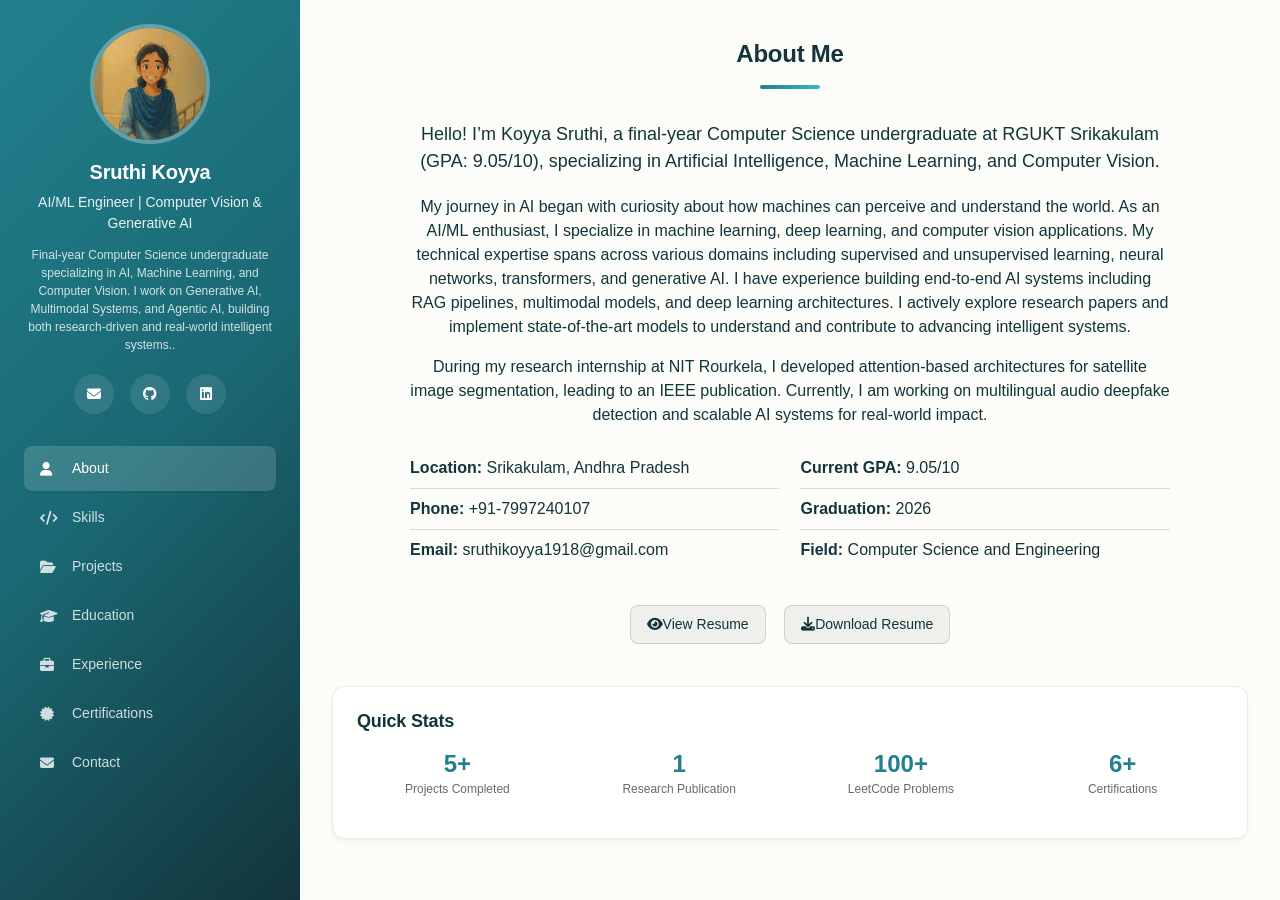
<file: index.html>
<!DOCTYPE html>
<html lang="en">
<head>
    <meta charset="UTF-8">
    <meta name="viewport" content="width=device-width, initial-scale=1.0">
    <title>Koyya Sruthi - AI/ML Engineer</title>
    <link href="https://cdnjs.cloudflare.com/ajax/libs/bootstrap/5.3.0/css/bootstrap.min.css" rel="stylesheet">
    <link href="https://cdnjs.cloudflare.com/ajax/libs/font-awesome/6.4.0/css/all.min.css" rel="stylesheet">
    <link rel="stylesheet" href="style.css">
</head>
<body>
    <button class="mobile-nav-toggle" aria-label="Toggle Navigation">
      <i class="fas fa-bars"></i>
    </button>

    <!-- Sidebar Navigation -->
    <div class="sidebar">
        <div class="profile-section">
            <div class="profile-image">
                <img src="sruthi4.jpeg" alt="Koyya Sruthi" class="profile-img">
            </div>
             <h3 class="profile-name">Sruthi Koyya</h3>
            <p class="profile-title">AI/ML Engineer | Computer Vision & Generative AI</p>
            <p class="profile-tagline">Final-year Computer Science undergraduate specializing in AI, Machine Learning, and Computer Vision. I work on Generative AI, Multimodal Systems, and Agentic AI, building both research-driven and real-world intelligent systems..</p>
            <div class="social-links">
                <a href="mailto:sruthikoyya1918@gmail.com" target="_blank" title="Email">
                    <i class="fas fa-envelope"></i>
                </a>
                <a href="https://github.com/sruthikoyya" target="_blank" title="GitHub">
                    <i class="fab fa-github"></i>
                </a>
                <a href="https://www.linkedin.com/in/sruthi-koyya-a33371280" target="_blank" title="LinkedIn">
                    <i class="fab fa-linkedin"></i>
                </a>
            </div>
        </div>
        
        <nav class="nav-menu">
            <ul>
                <li><a href="#about" class="nav-link active" data-section="about">
                    <i class="fas fa-user"></i> About
                </a></li>
                <li><a href="#skills" class="nav-link" data-section="skills">
                    <i class="fas fa-code"></i> Skills
                </a></li>
                <li><a href="#projects" class="nav-link" data-section="projects">
                    <i class="fas fa-folder-open"></i> Projects
                </a></li>
                <li><a href="#education" class="nav-link" data-section="education">
                    <i class="fas fa-graduation-cap"></i> Education
                </a></li>
                <li><a href="#experience" class="nav-link" data-section="experience">
                    <i class="fas fa-briefcase"></i> Experience
                </a></li>
                <li><a href="#certifications" class="nav-link" data-section="certifications">
                    <i class="fas fa-certificate"></i> Certifications
                </a></li>
                <li><a href="#contact" class="nav-link" data-section="contact">
                    <i class="fas fa-envelope"></i> Contact
                </a></li>
            </ul>
        </nav>
    </div>

    <!-- Main Content -->
    <div class="main-content">
        <!-- About Section -->
<section id="about" class="content-section active">
    <div class="section-header text-center">
        <h2>About Me</h2>
        <div class="divider"></div>
    </div>
    <div class="row justify-content-center">
        <div class="col-md-10 text-center">
            <div class="about-content">
                <p class="lead">Hello! I’m Koyya Sruthi, a final-year Computer Science undergraduate at RGUKT Srikakulam (GPA: 9.05/10), specializing in Artificial Intelligence, Machine Learning, and Computer Vision.</p>
                        
                        <p>My journey in AI began with curiosity about how machines can perceive and understand the world. As an AI/ML enthusiast, I specialize in machine learning, deep learning, and computer vision applications. My technical expertise spans across various domains including supervised and unsupervised learning, neural networks, transformers, and generative AI. I have experience building end-to-end AI systems including RAG pipelines, multimodal models, and deep learning architectures. I actively explore research papers and implement state-of-the-art models to understand and contribute to advancing intelligent systems.</p>
                        
                        <p>During my research internship at NIT Rourkela, I developed attention-based architectures for satellite image segmentation, leading to an IEEE publication. Currently, I am working on multilingual audio deepfake detection and scalable AI systems for real-world impact.</p>
                <div class="row mt-4">
                    <div class="col-md-6">
                        <ul class="info-list text-start">
                            <li><strong>Location:</strong> Srikakulam, Andhra Pradesh</li>
                            <li><strong>Phone:</strong> +91-7997240107</li>
                            <li><strong>Email:</strong> sruthikoyya1918@gmail.com</li>
                        </ul>
                    </div>
                    <div class="col-md-6">
                        <ul class="info-list text-start">
                            <li><strong>Current GPA:</strong> 9.05/10</li>
                            <li><strong>Graduation:</strong> 2026</li>
                            <li><strong>Field:</strong> Computer Science and Engineering</li>
                        </ul>
                    </div>
                </div>

                <!-- Resume Buttons -->
                <div class="resume-buttons mt-4">
                    <a href="https://drive.google.com/file/d/1ZoFB5hf_DdflSS2yL1yI-iFeuxNHYUi1/view?usp=sharing" target="_blank" class="btn btn--secondary mx-2">
                        <i class="fas fa-eye"></i> View Resume
                    </a>
                    <a href="https://drive.google.com/file/d/1ZoFB5hf_DdflSS2yL1yI-iFeuxNHYUi1/view?usp=sharing" download class="btn btn--secondary mx-2">
                        <i class="fas fa-download"></i> Download Resume
                    </a>
                </div>
            </div>
        </div>
    </div>

               <!-- Quick Stats Section -->
<div class="row mt-5">
    <div class="col-md-12">
        <div class="stats-card">
            <h4>Quick Stats</h4>
            <div class="row">
                <div class="col-md-3 col-sm-6">
                    <div class="stat-item">
                        <div class="stat-number">5+</div>
                        <div class="stat-label">Projects Completed</div>
                    </div>
                </div>
                <div class="col-md-3 col-sm-6">
                    <div class="stat-item">
                        <div class="stat-number">1</div>
                        <div class="stat-label">Research Publication</div>
                    </div>
                </div>
                <div class="col-md-3 col-sm-6">
                    <div class="stat-item">
                        <div class="stat-number">100+</div>
                        <div class="stat-label">LeetCode Problems</div>
                    </div>
                </div>
                <div class="col-md-3 col-sm-6">
                    <div class="stat-item">
                        <div class="stat-number">6+</div>
                        <div class="stat-label">Certifications</div>
                    </div>
                </div>
            </div>
        </div>
    </div>
</div>

        </section>

        <!-- Skills Section -->
        <section id="skills" class="content-section">
            <div class="section-header">
                <h2>Skills & Technologies</h2>
                <div class="divider"></div>
            </div>
            <div class="skills-grid">
                <div class="skill-category">
                    <h4><i class="fas fa-code"></i> Programming</h4>
                    <div class="skill-items">
                        <span class="skill-tag">Python</span>
                        <span class="skill-tag">C Programming</span>
                        <span class="skill-tag">Data Structures & Algorithms</span>
                        <span class="skill-tag">LeetCode 100+ Problems</span>
                    </div>
                </div>
                
                <div class="skill-category">
                    <h4><i class="fas fa-brain"></i>AI/ML</h4>
                    <div class="skill-items">
                        <span class="skill-tag">Machine Learning</span>
                        <span class="skill-tag">Deep Learning</span>
                        <span class="skill-tag">Self supervised Learning</span>
                         <span class="skill-tag">Computer vision</span>
                        
                        
                    </div>
                </div>
                
                <div class="skill-category">
                    <h4><i class="fas fa-network-wired"></i> Generative AI</h4>
                    <div class="skill-items">
                        <span class="skill-tag">LLM</span>
                        <span class="skill-tag">Vision Language Models</span>
                        <span class="skill-tag">Multimodal system</span>
                        <span class="skill-tag">Fine Tuning</span>
                    </div>
                </div>
                
                <div class="skill-category">
                    <h4><i class="fas fa-eye"></i> LLM & Agents</h4>
                    <div class="skill-items">
                         <span class="skill-tag">Transformers</span>
                         <span class="skill-tag">RAG</span>
                         <span class="skill-tag">Agentic system</span>
                         <span class="skill-tag">Prompt Engineering</span>
                    </div>
                </div>
                
                <div class="skill-category">
                    <h4><i class="fas fa-language"></i>Audio AI</h4>
                    <div class="skill-items">
                        <span class="skill-tag">Speech Processing</span>
                        <span class="skill-tag">Audio Deepfake Detection</span>
                    </div>
                </div>

                <div class="skill-category">
                    <h4><i class="fas fa-language"></i> Research</h4>
                    <div class="skill-items">
                        <span class="skill-tag">Literature Review</span>
                        <span class="skill-tag">Paper Analysis</span>
                        <span class="skill-tag">Reproduction of SOTA Models  </span>
                        
                    </div>
                </div>

                
                <div class="skill-category">
                    <h4><i class="fas fa-tools"></i> Tools & Frameworks</h4>
                    <div class="skill-items">
                        <span class="skill-tag">PyTorch</span>
                        <span class="skill-tag">Keras</span>
                        <span class="skill-tag">Scikit-learn</span>
                        <span class="skill-tag">Pandas</span>
                        <span class="skill-tag">NumPy</span>
                        <span class="skill-tag">Matplotlib</span>
                        <span class="skill-tag">Git</span>
                         <span class="skill-tag">Langchain</span>
                        <span class="skill-tag">GitHub</span>
                         <span class="skill-tag">MLOPs</span>
                        <span class="skill-tag">Hugging Face</span>
                        <span class="skill-tag">HTML</span>
                        <span class="skill-tag">CSS</span>
                        <span class="skill-tag">JavaScript</span>
                        
                    </div>
                </div>
            </div>
        </section>

 <!-- Projects Section -->
<section id="projects" class="content-section">
    <div class="section-header">
        <h2>Projects</h2>
        <div class="divider"></div>
    </div>
    <div class="projects-grid">
        <div class="project-card">
            <div class="project-header">
                <h4>Vision Mate - Accessibility Assistant</h4>
                <span class="project-period">Aug 2024 – Sep 2024</span>
            </div>
            <div class="project-tech">
                <span class="tech-tag">DETR (Transformer)</span>
                <span class="tech-tag">OpenCV</span>
                <span class="tech-tag">Streamlit</span>
                <span class="tech-tag">KMeans</span>
            </div>
            <p class="project-description">Built an AI assistant that provides real-time spoken scene descriptions for visually impaired users. Used DETR for object detection and OpenCV for lighting and distance analysis.</p>
            <div class="project-links">
                <a href="https://github.com/sruthikoyya/Vision_Mate" class="btn btn-sm btn-outline-secondary" target="_blank"><i class="fab fa-github"></i> GitHub</a>
            </div>
        </div>
         <div class="project-card">
            <div class="project-header">
                <h4>Diabetic Retinopathy Detection using CNN</h4>
                <span class="project-period">Jan 2025 – Apr 2025</span>
            </div>
            <div class="project-tech">
                <span class="tech-tag">CNN</span>
                <span class="tech-tag">OpenCV</span>
                <span class="tech-tag">Deep Learning</span>
            </div>
            <p class="project-description">Developing a system for diabetic retinopathy detection using fundus imaging. Implementing image preprocessing, augmentation, and imbalance handling techniques.</p>
        </div>
        
               <div class="project-card">
            <div class="project-header">
                <h4>Attention-Driven U-Net for Water Body Segmentation</h4>
                <span class="project-period">May 2025 – July 2025</span>
            </div>
            <div class="project-tech">
                <span class="tech-tag">PyTorch</span>
                <span class="tech-tag">U-Net</span>
                <span class="tech-tag">Attention Mechanisms</span>
            </div>
            <p class="project-description">Enhanced U-Net architecture with Residual Blocks, Dual Attention Block (DAB) at skip connections, and Multi-Scale Fusion Block (MSFB). Achieved 81.29% IoU and 89.68% F1-score on Sentinel-2 satellite imagery.</p>
            <div class="project-links">
                <a href="https://github.com/sruthikoyya/Water-body-segmentation" class="btn btn-sm btn-outline-secondary" target="_blank"><i class="fab fa-github"></i> GitHub</a>
            </div>
        </div>
        
        <div class="project-card">
            <div class="project-header">
                <h4>LLMs,ChatGPT from Scratch</h4>
                <span class="project-period">July 2025 – Aug 2025</span>
            </div>
            <div class="project-tech">
                <span class="tech-tag">LLM's,GPT</span>
                <span class="tech-tag">Transformer,Attention mechanisms</span>
            </div>
            <p class="project-description">Implemented and explored a transformer-based language model from scratch, building the full pipeline and understanding key concepts like tokenization, attention, embeddings, and text generation.</p>
            <div class="project-links">
                <a href="https://github.com/sruthikoyya/LLM_small_GPT" class="btn btn-sm btn-outline-secondary" target="_blank"><i class="fab fa-github"></i> GitHub</a>
            </div>
        </div>
        <div class="project-card">
            <div class="project-header">
                <h4>Telugu Palm Leaf Image Binarization</h4>
                <span class="project-period">July 2025 – Aug 2025</span>
            </div>
            <div class="project-tech">
                <span class="tech-tag">ResUNetCSDA</span>
                <span class="tech-tag">Channel and Spatial Attention</span>
            </div>
            <p class="project-description">Telugu palm leaf manuscript binarization using ResUNetCSDA with Channel and Spatial Attention (CSDA) in skip connections. Achieved 97.74 F-measure.</p>
            
        </div>
        
        <div class="project-card">
            <div class="project-header">
                <h4>Palm Leaf Manuscript Segmentation using Self-Supervised Learning</h4>
                <span class="project-period">Aug 2025 – Currently Working</span>
            </div>
            <div class="project-tech">
                <span class="tech-tag">Self-Supervised Learning</span>
                <span class="tech-tag">Barlow Twins</span>
                <span class="tech-tag">PCA</span>
            </div>
            <p class="project-description">Extracting meaningful features from palm leaf manuscripts without labels using Barlow Twins method. Using PCA to visualize features and comparing results with SOTA models.</p>
            
        </div>

          <div class="project-card">
            <div class="project-header">
                <h4>RuralLegalAidBot – Multilingual Agentic RAG System</h4>
                <span class="project-period">Jan 2026 – Feb 2026</span>
            </div>
            <div class="project-tech">
                <span class="tech-tag">RAG</span>
                <span class="tech-tag">Agents</span>
                 <span class="tech-tag">gemini, open source models</span>
                 <span class="tech-tag">Embeddings,Database</span>
            </div>
            <p class="project-description">Designed a RuralLegalAidBot, an agentic RAG system that provides legal assistance in Telugu and English for rural users. Built a document retrieval pipeline using MiniLM embeddings, ChromaDB, MMR retrieval, and cross-encoder reranking for accurate responses. Integrated Gemini 2.0 Flash for native response generation, reducing latency by 50% compared to translation-based methods. Implemented voice interaction (Whisper STT, MMS-TTS) and intelligent agents for calculations and real-time government scheme search.</p>
            <div class="project-links">
                <a href="https://github.com/sruthikoyya/RuralLegalAidBot" class="btn btn-sm btn-outline-secondary" target="_blank"><i class="fab fa-github"></i> GitHub</a>
            </div>
        </div>
        
    </div>
</section>


        <!-- Education Section -->
        <section id="education" class="content-section">
            <div class="section-header">
                <h2>Education</h2>
                <div class="divider"></div>
            </div>
            <div class="timeline">
                <div class="timeline-item">
                    <div class="timeline-dot"></div>
                    <div class="timeline-content">
                        <h4>B.Tech in Computer Science and Engineering</h4>
                        <div class="timeline-meta">
                            <span class="timeline-period">2022-2026</span>
                            <span class="timeline-gpa">GPA: 9.22/10</span>
                        </div>
                        <p class="timeline-institution">Rajiv Gandhi University of Knowledge and Technologies, Srikakulam</p>
                        <p class="timeline-details">
    Currently in 4th Year, specializing in Computer Science and Engineering.  
    Learned core subjects such as Linear Algebra, Probability & Statistics, Data Structures and Algorithms (DSA), Computer Networks, Operating Systems, Database Management Systems (DBMS), and Software Engineering.  
    Gained strong programming skills in C, Python, and Web Technologies, with hands-on experience in problem-solving and project development.
</p>

                    </div>
                </div>
                
                <div class="timeline-item">
                    <div class="timeline-dot"></div>
                    <div class="timeline-content">
                        <h4>Pre-University Course (PUC)</h4>
                        <div class="timeline-meta">
                            <span class="timeline-period">2020-2022</span>
                            <span class="timeline-gpa">CGPA: 9.68/10</span>
                        </div>
                        <p class="timeline-institution">Rajiv Gandhi University of Knowledge and Technologies, Srikakulam</p>
                        <p class="timeline-details">
    Completed intermediate education with a focus on Mathematics and Science.  
    Acquired foundational knowledge in Python, HTML, CSS, and basic computer fundamentals, along with analytical and logical reasoning skills.  
    Strengthened problem-solving through mathematics and early programming exposure.
</p>

                    </div>
                </div>
                
                <div class="timeline-item">
                    <div class="timeline-dot"></div>
                    <div class="timeline-content">
                        <h4>Secondary School Education (10th Grade)</h4>
                        <div class="timeline-meta">
                            <span class="timeline-period">2020</span>
                            <span class="timeline-gpa">CGPA: 10/10</span>
                        </div>
                        <p class="timeline-institution">ZPHS, Dharmapuram</p>
                        <p class="timeline-details">
    Completed secondary education with perfect grades.  
    Built a strong base in core subjects and developed an interest in technology and computing, which motivated higher studies in Computer Science.
</p>

                    </div>
                </div>
            </div>
        </section>

        <!-- Experience Section -->
        <section id="experience" class="content-section">
            <div class="section-header">
                <h2>Experience & Research</h2>
                <div class="divider"></div>
            </div>
            <div class="experience-card">
                <div class="experience-header">
                    <h4>Machine Learning Intern</h4>
                    <span class="experience-period">Jan 2026 – Present</span>
                </div>
                <h5 class="experience-org">Axory AI</h5>
                <ul class="experience-details">
                    <li>Working on Audio-based tasks and exploring new AI/ML research ideas with the team.</li>
                    <li>Currently working on building multilingual audio deep fake detection and  Building models
along with preparing and analyzing datasets.</li>
                    <li>Actively learning, contributing to discussions, and supporting ongoing research and development activities.</li>
                    
                </ul>
            </div>

            <div class="experience-card">
                <div class="experience-header">
                    <h4>AI Research Intern</h4>
                    <span class="experience-period">Nov 2025 – Dec 2025</span>
                </div>
                <h5 class="experience-org">KM Unotag Pvt. Ltd., Bangalore</h5>
                <ul class="experience-details">
                    <li>Worked on computer vision-based tasks and exploring new AI/ML research ideas with the team.</li>
                    <li>Designed and experimented different AI models, with a focus on vision-language models, Building Agents
along with preparing and analyzing datasets.</li>
                    <li>Learned how to solve real world problems and how to apply research in industry level</li>
                    
                </ul>
            </div>
            
            <div class="experience-card">
                <div class="experience-header">
                    <h4>Summer Research Intern</h4>
                    <span class="experience-period">May 2025 – July 2025</span>
                </div>
                <h5 class="experience-org">National Institute of Technology (NIT) Rourkela</h5>
                <ul class="experience-details">
                    <li>Worked in Pattern Recognition and Image Processing Lab under Prof. Samit Ari</li>
                    <li>Implemented advanced CNN architectures from scratch: U-Net, CBAM-U-Net, Attention Gate U-Net, ResNet, and Squeeze-and-Excitation networks</li>
                    <li>Explored deep learning techniques for semantic segmentation and object localization</li>
                    <li>Developed research-oriented mindset through critical thinking, paper interpretation, and ablation studies</li>
                </ul>
            </div>
            
            <div class="publications-section">
                <h4><i class="fas fa-file-alt"></i> Publications</h4>
                <div class="publication-item">
                    <h5>"Attention-Driven U-Net for Improved Water Body Segmentation from Satellite Imagery"</h5>
                    <p class="publication-venue">International Conference on Computational Intelligence and Communication Networks (CICN 2025), IEEE</p>
                    <p class="publication-authors">Sruthi Koyya (Summer Research Intern, NIT Rourkela), under Prof. Samit Ari</p>
                </div>
            </div>
            
            <div class="achievements-section">
                <h4><i class="fas fa-trophy"></i> Achievements & Awards</h4>
                <ul class="achievements-list">
                    <li>Received Best Student Award twice for academic excellence and overall performance</li>
                    <li>Secured Rank 2172 among 90,000 aspirants in RGUKT Entrance Test</li>
                    <li>Executive Member of Coding Club at Students' Gymkhana Center (SGC), RGUKT Srikakulam</li>
                    <li>Active NSS Volunteer during PUC at RGUKT Srikakulam</li>
                    <li>Active participant in hackathons to apply and refine skills</li>
                </ul>
            </div>
        </section>

        <!-- Certifications Section -->
        <section id="certifications" class="content-section">
            <div class="section-header">
                <h2>Certifications</h2>
                <div class="divider"></div>
            </div>
            <div class="certifications-grid">
                <div class="certification-card">
                    <div class="cert-icon">
                        <i class="fas fa-certificate"></i>
                    </div>
                    <h5>ML, NLP, and MLOps</h5>
                    <p>Udemy (by Krish Naik)</p>
                </div>
                
                <div class="certification-card">
                    <div class="cert-icon">
                        <i class="fas fa-certificate"></i>
                    </div>
                    <h5>Machine Learning to Generative AI</h5>
                    <p>IBM SkillsBuild</p>
                </div>
                
                <div class="certification-card">
                    <div class="cert-icon">
                        <i class="fas fa-certificate"></i>
                    </div>
                    <h5>Deep Learning for Computer Vision</h5>
                    <p>NPTEL IITH (by Prof. Vineeth N Balasubramanian)</p>
                </div>
                
                <div class="certification-card">
                    <div class="cert-icon">
                        <i class="fas fa-certificate"></i>
                    </div>
                    <h5>Deep Learning</h5>
                    <p>IIT Ropar, NPTEL IITM (by Prof. Mitesh M Khapra)</p>
                </div>
                
                <div class="certification-card">
                    <div class="cert-icon">
                        <i class="fas fa-certificate"></i>
                    </div>
                    <h5>Introduction to LLMs</h5>
                    <p>NPTEL IITD, IITB (by Prof. Tanmoy Chakraborty and Prof. Soumen Chakrabarti)</p>
                </div>
                
                <div class="certification-card">
                    <div class="cert-icon">
                        <i class="fas fa-certificate"></i>
                    </div>
                    <h5>Computer Vision</h5>
                    <p>NPTEL IITK (Ongoing...)</p>
                </div>
            </div>
        </section>

        <!-- Contact Section -->
        <section id="contact" class="content-section">
            <div class="section-header">
                <h2>Get In Touch</h2>
                <div class="divider"></div>
            </div>
            <div class="row">
                <div class="col-md-6">
                    <div class="contact-info">
                        <h4>Contact Information</h4>
                        <div class="contact-item">
                            <i class="fas fa-envelope"></i>
                            <div>
                                <strong>Email</strong>
                                <p>sruthikoyya1918@gmail.com</p>
                            </div>
                        </div>
                        <div class="contact-item">
                            <i class="fas fa-phone"></i>
                            <div>
                                <strong>Phone</strong>
                                <p>+91-7997240107</p>
                            </div>
                        </div>
                        <div class="contact-item">
                            <i class="fas fa-map-marker-alt"></i>
                            <div>
                                <strong>Location</strong>
                                <p>Srikakulam, Andhra Pradesh</p>
                            </div>
                        </div>
                        
                        <div class="social-links-contact">
                            <a href="mailto:sruthikoyya1918@gmail.com" target="_blank" title="Email">
                                <i class="fas fa-envelope"></i>
                            </a>
                            <a href="https://github.com/sruthikoyya" target="_blank" title="GitHub">
                                <i class="fab fa-github"></i>
                            </a>
                            <a href="https://www.linkedin.com/in/sruthi-koyya-a33371280" target="_blank" title="LinkedIn">
                                <i class="fab fa-linkedin"></i>
                            </a>
                        </div>
                    </div>
                </div>
                <div class="col-md-6">
                    <form class="contact-form" id="contactForm">
                        <div class="form-group">
                            <label for="name" class="form-label">Name</label>
                            <input type="text" class="form-control" id="name" name="name" required>
                        </div>
                        <div class="form-group">
                            <label for="email" class="form-label">Email</label>
                            <input type="email" class="form-control" id="email" name="email" required>
                        </div>
                        <div class="form-group">
                            <label for="subject" class="form-label">Subject</label>
                            <input type="text" class="form-control" id="subject" name="subject" required>
                        </div>
                        <div class="form-group">
                            <label for="message" class="form-label">Message</label>
                            <textarea class="form-control" id="message" name="message" rows="5" required></textarea>
                        </div>
                        <button type="submit" class="btn btn--primary btn--full-width">Send Message</button>
                    </form>
                </div>
            </div>
        </section>
    </div>

    <script src="https://cdnjs.cloudflare.com/ajax/libs/bootstrap/5.3.0/js/bootstrap.bundle.min.js"></script>
    <script src="app.js"></script>
</body>
</html>
</file>
<file: style.css>
:root {
  /* Primitive Color Tokens */
  --color-white: rgba(255, 255, 255, 1);
  --color-black: rgba(0, 0, 0, 1);
  --color-cream-50: rgba(252, 252, 249, 1);
  --color-cream-100: rgba(255, 255, 253, 1);
  --color-gray-200: rgba(245, 245, 245, 1);
  --color-gray-300: rgba(167, 169, 169, 1);
  --color-gray-400: rgba(119, 124, 124, 1);
  --color-slate-500: rgba(98, 108, 113, 1);
  --color-brown-600: rgba(94, 82, 64, 1);
  --color-charcoal-700: rgba(31, 33, 33, 1);
  --color-charcoal-800: rgba(38, 40, 40, 1);
  --color-slate-900: rgba(19, 52, 59, 1);
  --color-teal-300: rgba(50, 184, 198, 1);
  --color-teal-400: rgba(45, 166, 178, 1);
  --color-teal-500: rgba(33, 128, 141, 1);
  --color-teal-600: rgba(29, 116, 128, 1);
  --color-teal-700: rgba(26, 104, 115, 1);
  --color-teal-800: rgba(41, 150, 161, 1);
  --color-red-400: rgba(255, 84, 89, 1);
  --color-red-500: rgba(192, 21, 47, 1);
  --color-orange-400: rgba(230, 129, 97, 1);
  --color-orange-500: rgba(168, 75, 47, 1);

  /* RGB versions for opacity control */
  --color-brown-600-rgb: 94, 82, 64;
  --color-teal-500-rgb: 33, 128, 141;
  --color-slate-900-rgb: 19, 52, 59;
  --color-slate-500-rgb: 98, 108, 113;
  --color-red-500-rgb: 192, 21, 47;
  --color-red-400-rgb: 255, 84, 89;
  --color-orange-500-rgb: 168, 75, 47;
  --color-orange-400-rgb: 230, 129, 97;

  /* Background color tokens (Light Mode) */
  --color-bg-1: rgba(59, 130, 246, 0.08); /* Light blue */
  --color-bg-2: rgba(245, 158, 11, 0.08); /* Light yellow */
  --color-bg-3: rgba(34, 197, 94, 0.08); /* Light green */
  --color-bg-4: rgba(239, 68, 68, 0.08); /* Light red */
  --color-bg-5: rgba(147, 51, 234, 0.08); /* Light purple */
  --color-bg-6: rgba(249, 115, 22, 0.08); /* Light orange */
  --color-bg-7: rgba(236, 72, 153, 0.08); /* Light pink */
  --color-bg-8: rgba(6, 182, 212, 0.08); /* Light cyan */

  /* Semantic Color Tokens (Light Mode) */
  --color-background: var(--color-cream-50);
  --color-surface: var(--color-cream-100);
  --color-text: var(--color-slate-900);
  --color-text-secondary: var(--color-slate-500);
  --color-primary: var(--color-teal-500);
  --color-primary-hover: var(--color-teal-600);
  --color-primary-active: var(--color-teal-700);
  --color-secondary: rgba(var(--color-brown-600-rgb), 0.12);
  --color-secondary-hover: rgba(var(--color-brown-600-rgb), 0.2);
  --color-secondary-active: rgba(var(--color-brown-600-rgb), 0.25);
  --color-border: rgba(var(--color-brown-600-rgb), 0.2);
  --color-btn-primary-text: var(--color-cream-50);
  --color-card-border: rgba(var(--color-brown-600-rgb), 0.12);
  --color-card-border-inner: rgba(var(--color-brown-600-rgb), 0.12);
  --color-error: var(--color-red-500);
  --color-success: var(--color-teal-500);
  --color-warning: var(--color-orange-500);
  --color-info: var(--color-slate-500);
  --color-focus-ring: rgba(var(--color-teal-500-rgb), 0.4);
  --color-select-caret: rgba(var(--color-slate-900-rgb), 0.8);

  /* Common style patterns */
  --focus-ring: 0 0 0 3px var(--color-focus-ring);
  --focus-outline: 2px solid var(--color-primary);
  --status-bg-opacity: 0.15;
  --status-border-opacity: 0.25;
  --select-caret-light: url("data:image/svg+xml,%3Csvg xmlns='http://www.w3.org/2000/svg' width='16' height='16' viewBox='0 0 24 24' fill='none' stroke='%23134252' stroke-width='2' stroke-linecap='round' stroke-linejoin='round'%3E%3Cpolyline points='6 9 12 15 18 9'%3E%3C/polyline%3E%3C/svg%3E");
  --select-caret-dark: url("data:image/svg+xml,%3Csvg xmlns='http://www.w3.org/2000/svg' width='16' height='16' viewBox='0 0 24 24' fill='none' stroke='%23f5f5f5' stroke-width='2' stroke-linecap='round' stroke-linejoin='round'%3E%3Cpolyline points='6 9 12 15 18 9'%3E%3C/polyline%3E%3C/svg%3E");

  /* RGB versions for opacity control */
  --color-success-rgb: 33, 128, 141;
  --color-error-rgb: 192, 21, 47;
  --color-warning-rgb: 168, 75, 47;
  --color-info-rgb: 98, 108, 113;

  /* Typography */
  --font-family-base: "FKGroteskNeue", "Geist", "Inter", -apple-system,
    BlinkMacSystemFont, "Segoe UI", Roboto, sans-serif;
  --font-family-mono: "Berkeley Mono", ui-monospace, SFMono-Regular, Menlo,
    Monaco, Consolas, monospace;
  --font-size-xs: 11px;
  --font-size-sm: 12px;
  --font-size-base: 14px;
  --font-size-md: 14px;
  --font-size-lg: 16px;
  --font-size-xl: 18px;
  --font-size-2xl: 20px;
  --font-size-3xl: 24px;
  --font-size-4xl: 30px;
  --font-weight-normal: 400;
  --font-weight-medium: 500;
  --font-weight-semibold: 550;
  --font-weight-bold: 600;
  --line-height-tight: 1.2;
  --line-height-normal: 1.5;
  --letter-spacing-tight: -0.01em;

  /* Spacing */
  --space-0: 0;
  --space-1: 1px;
  --space-2: 2px;
  --space-4: 4px;
  --space-6: 6px;
  --space-8: 8px;
  --space-10: 10px;
  --space-12: 12px;
  --space-16: 16px;
  --space-20: 20px;
  --space-24: 24px;
  --space-32: 32px;

  /* Border Radius */
  --radius-sm: 6px;
  --radius-base: 8px;
  --radius-md: 10px;
  --radius-lg: 12px;
  --radius-full: 9999px;

  /* Shadows */
  --shadow-xs: 0 1px 2px rgba(0, 0, 0, 0.02);
  --shadow-sm: 0 1px 3px rgba(0, 0, 0, 0.04), 0 1px 2px rgba(0, 0, 0, 0.02);
  --shadow-md: 0 4px 6px -1px rgba(0, 0, 0, 0.04),
    0 2px 4px -1px rgba(0, 0, 0, 0.02);
  --shadow-lg: 0 10px 15px -3px rgba(0, 0, 0, 0.04),
    0 4px 6px -2px rgba(0, 0, 0, 0.02);
  --shadow-inset-sm: inset 0 1px 0 rgba(255, 255, 255, 0.15),
    inset 0 -1px 0 rgba(0, 0, 0, 0.03);

  /* Animation */
  --duration-fast: 150ms;
  --duration-normal: 250ms;
  --ease-standard: cubic-bezier(0.16, 1, 0.3, 1);

  /* Layout */
  --container-sm: 640px;
  --container-md: 768px;
  --container-lg: 1024px;
  --container-xl: 1280px;
}

/* Dark mode colors */
@media (prefers-color-scheme: dark) {
  :root {
    /* RGB versions for opacity control (Dark Mode) */
    --color-gray-400-rgb: 119, 124, 124;
    --color-teal-300-rgb: 50, 184, 198;
    --color-gray-300-rgb: 167, 169, 169;
    --color-gray-200-rgb: 245, 245, 245;

    /* Background color tokens (Dark Mode) */
    --color-bg-1: rgba(29, 78, 216, 0.15); /* Dark blue */
    --color-bg-2: rgba(180, 83, 9, 0.15); /* Dark yellow */
    --color-bg-3: rgba(21, 128, 61, 0.15); /* Dark green */
    --color-bg-4: rgba(185, 28, 28, 0.15); /* Dark red */
    --color-bg-5: rgba(107, 33, 168, 0.15); /* Dark purple */
    --color-bg-6: rgba(194, 65, 12, 0.15); /* Dark orange */
    --color-bg-7: rgba(190, 24, 93, 0.15); /* Dark pink */
    --color-bg-8: rgba(8, 145, 178, 0.15); /* Dark cyan */

    /* Semantic Color Tokens (Dark Mode) */
    --color-background: var(--color-charcoal-700);
    --color-surface: var(--color-charcoal-800);
    --color-text: var(--color-gray-200);
    --color-text-secondary: rgba(var(--color-gray-300-rgb), 0.7);
    --color-primary: var(--color-teal-300);
    --color-primary-hover: var(--color-teal-400);
    --color-primary-active: var(--color-teal-800);
    --color-secondary: rgba(var(--color-gray-400-rgb), 0.15);
    --color-secondary-hover: rgba(var(--color-gray-400-rgb), 0.25);
    --color-secondary-active: rgba(var(--color-gray-400-rgb), 0.3);
    --color-border: rgba(var(--color-gray-400-rgb), 0.3);
    --color-error: var(--color-red-400);
    --color-success: var(--color-teal-300);
    --color-warning: var(--color-orange-400);
    --color-info: var(--color-gray-300);
    --color-focus-ring: rgba(var(--color-teal-300-rgb), 0.4);
    --color-btn-primary-text: var(--color-slate-900);
    --color-card-border: rgba(var(--color-gray-400-rgb), 0.2);
    --color-card-border-inner: rgba(var(--color-gray-400-rgb), 0.15);
    --shadow-inset-sm: inset 0 1px 0 rgba(255, 255, 255, 0.1),
      inset 0 -1px 0 rgba(0, 0, 0, 0.15);
    --button-border-secondary: rgba(var(--color-gray-400-rgb), 0.2);
    --color-border-secondary: rgba(var(--color-gray-400-rgb), 0.2);
    --color-select-caret: rgba(var(--color-gray-200-rgb), 0.8);

    /* Common style patterns - updated for dark mode */
    --focus-ring: 0 0 0 3px var(--color-focus-ring);
    --focus-outline: 2px solid var(--color-primary);
    --status-bg-opacity: 0.15;
    --status-border-opacity: 0.25;
    --select-caret-light: url("data:image/svg+xml,%3Csvg xmlns='http://www.w3.org/2000/svg' width='16' height='16' viewBox='0 0 24 24' fill='none' stroke='%23134252' stroke-width='2' stroke-linecap='round' stroke-linejoin='round'%3E%3Cpolyline points='6 9 12 15 18 9'%3E%3C/polyline%3E%3C/svg%3E");
    --select-caret-dark: url("data:image/svg+xml,%3Csvg xmlns='http://www.w3.org/2000/svg' width='16' height='16' viewBox='0 0 24 24' fill='none' stroke='%23f5f5f5' stroke-width='2' stroke-linecap='round' stroke-linejoin='round'%3E%3Cpolyline points='6 9 12 15 18 9'%3E%3C/polyline%3E%3C/svg%3E");

    /* RGB versions for dark mode */
    --color-success-rgb: var(--color-teal-300-rgb);
    --color-error-rgb: var(--color-red-400-rgb);
    --color-warning-rgb: var(--color-orange-400-rgb);
    --color-info-rgb: var(--color-gray-300-rgb);
  }
}

/* Data attribute for manual theme switching */
[data-color-scheme="dark"] {
  /* RGB versions for opacity control (dark mode) */
  --color-gray-400-rgb: 119, 124, 124;
  --color-teal-300-rgb: 50, 184, 198;
  --color-gray-300-rgb: 167, 169, 169;
  --color-gray-200-rgb: 245, 245, 245;

  /* Colorful background palette - Dark Mode */
  --color-bg-1: rgba(29, 78, 216, 0.15); /* Dark blue */
  --color-bg-2: rgba(180, 83, 9, 0.15); /* Dark yellow */
  --color-bg-3: rgba(21, 128, 61, 0.15); /* Dark green */
  --color-bg-4: rgba(185, 28, 28, 0.15); /* Dark red */
  --color-bg-5: rgba(107, 33, 168, 0.15); /* Dark purple */
  --color-bg-6: rgba(194, 65, 12, 0.15); /* Dark orange */
  --color-bg-7: rgba(190, 24, 93, 0.15); /* Dark pink */
  --color-bg-8: rgba(8, 145, 178, 0.15); /* Dark cyan */

  /* Semantic Color Tokens (Dark Mode) */
  --color-background: var(--color-charcoal-700);
  --color-surface: var(--color-charcoal-800);
  --color-text: var(--color-gray-200);
  --color-text-secondary: rgba(var(--color-gray-300-rgb), 0.7);
  --color-primary: var(--color-teal-300);
  --color-primary-hover: var(--color-teal-400);
  --color-primary-active: var(--color-teal-800);
  --color-secondary: rgba(var(--color-gray-400-rgb), 0.15);
  --color-secondary-hover: rgba(var(--color-gray-400-rgb), 0.25);
  --color-secondary-active: rgba(var(--color-gray-400-rgb), 0.3);
  --color-border: rgba(var(--color-gray-400-rgb), 0.3);
  --color-error: var(--color-red-400);
  --color-success: var(--color-teal-300);
  --color-warning: var(--color-orange-400);
  --color-info: var(--color-gray-300);
  --color-focus-ring: rgba(var(--color-teal-300-rgb), 0.4);
  --color-btn-primary-text: var(--color-slate-900);
  --color-card-border: rgba(var(--color-gray-400-rgb), 0.15);
  --color-card-border-inner: rgba(var(--color-gray-400-rgb), 0.15);
  --shadow-inset-sm: inset 0 1px 0 rgba(255, 255, 255, 0.1),
    inset 0 -1px 0 rgba(0, 0, 0, 0.15);
  --color-border-secondary: rgba(var(--color-gray-400-rgb), 0.2);
  --color-select-caret: rgba(var(--color-gray-200-rgb), 0.8);

  /* Common style patterns - updated for dark mode */
  --focus-ring: 0 0 0 3px var(--color-focus-ring);
  --focus-outline: 2px solid var(--color-primary);
  --status-bg-opacity: 0.15;
  --status-border-opacity: 0.25;
  --select-caret-light: url("data:image/svg+xml,%3Csvg xmlns='http://www.w3.org/2000/svg' width='16' height='16' viewBox='0 0 24 24' fill='none' stroke='%23134252' stroke-width='2' stroke-linecap='round' stroke-linejoin='round'%3E%3Cpolyline points='6 9 12 15 18 9'%3E%3C/polyline%3E%3C/svg%3E");
  --select-caret-dark: url("data:image/svg+xml,%3Csvg xmlns='http://www.w3.org/2000/svg' width='16' height='16' viewBox='0 0 24 24' fill='none' stroke='%23f5f5f5' stroke-width='2' stroke-linecap='round' stroke-linejoin='round'%3E%3Cpolyline points='6 9 12 15 18 9'%3E%3C/polyline%3E%3C/svg%3E");

  /* RGB versions for dark mode */
  --color-success-rgb: var(--color-teal-300-rgb);
  --color-error-rgb: var(--color-red-400-rgb);
  --color-warning-rgb: var(--color-orange-400-rgb);
  --color-info-rgb: var(--color-gray-300-rgb);
}

[data-color-scheme="light"] {
  /* RGB versions for opacity control (light mode) */
  --color-brown-600-rgb: 94, 82, 64;
  --color-teal-500-rgb: 33, 128, 141;
  --color-slate-900-rgb: 19, 52, 59;

  /* Semantic Color Tokens (Light Mode) */
  --color-background: var(--color-cream-50);
  --color-surface: var(--color-cream-100);
  --color-text: var(--color-slate-900);
  --color-text-secondary: var(--color-slate-500);
  --color-primary: var(--color-teal-500);
  --color-primary-hover: var(--color-teal-600);
  --color-primary-active: var(--color-teal-700);
  --color-secondary: rgba(var(--color-brown-600-rgb), 0.12);
  --color-secondary-hover: rgba(var(--color-brown-600-rgb), 0.2);
  --color-secondary-active: rgba(var(--color-brown-600-rgb), 0.25);
  --color-border: rgba(var(--color-brown-600-rgb), 0.2);
  --color-btn-primary-text: var(--color-cream-50);
  --color-card-border: rgba(var(--color-brown-600-rgb), 0.12);
  --color-card-border-inner: rgba(var(--color-brown-600-rgb), 0.12);
  --color-error: var(--color-red-500);
  --color-success: var(--color-teal-500);
  --color-warning: var(--color-orange-500);
  --color-info: var(--color-slate-500);
  --color-focus-ring: rgba(var(--color-teal-500-rgb), 0.4);

  /* RGB versions for light mode */
  --color-success-rgb: var(--color-teal-500-rgb);
  --color-error-rgb: var(--color-red-500-rgb);
  --color-warning-rgb: var(--color-orange-500-rgb);
  --color-info-rgb: var(--color-slate-500-rgb);
}

/* Base styles */
html {
  font-size: var(--font-size-base);
  font-family: var(--font-family-base);
  line-height: var(--line-height-normal);
  color: var(--color-text);
  background-color: var(--color-background);
  -webkit-font-smoothing: antialiased;
  box-sizing: border-box;
}

body {
  margin: 0;
  padding: 0;
}

*,
*::before,
*::after {
  box-sizing: inherit;
}

/* Typography */
h1,
h2,
h3,
h4,
h5,
h6 {
  margin: 0;
  font-weight: var(--font-weight-semibold);
  line-height: var(--line-height-tight);
  color: var(--color-text);
  letter-spacing: var(--letter-spacing-tight);
}

h1 {
  font-size: var(--font-size-4xl);
}
h2 {
  font-size: var(--font-size-3xl);
}
h3 {
  font-size: var(--font-size-2xl);
}
h4 {
  font-size: var(--font-size-xl);
}
h5 {
  font-size: var(--font-size-lg);
}
h6 {
  font-size: var(--font-size-md);
}

p {
  margin: 0 0 var(--space-16) 0;
}

a {
  color: var(--color-primary);
  text-decoration: none;
  transition: color var(--duration-fast) var(--ease-standard);
}

a:hover {
  color: var(--color-primary-hover);
}

code,
pre {
  font-family: var(--font-family-mono);
  font-size: calc(var(--font-size-base) * 0.95);
  background-color: var(--color-secondary);
  border-radius: var(--radius-sm);
}

code {
  padding: var(--space-1) var(--space-4);
}

pre {
  padding: var(--space-16);
  margin: var(--space-16) 0;
  overflow: auto;
  border: 1px solid var(--color-border);
}

pre code {
  background: none;
  padding: 0;
}

/* Buttons */
.btn {
  display: inline-flex;
  align-items: center;
  justify-content: center;
  padding: var(--space-8) var(--space-16);
  border-radius: var(--radius-base);
  font-size: var(--font-size-base);
  font-weight: 500;
  line-height: 1.5;
  cursor: pointer;
  transition: all var(--duration-normal) var(--ease-standard);
  border: none;
  text-decoration: none;
  position: relative;
}

.btn:focus-visible {
  outline: none;
  box-shadow: var(--focus-ring);
}

.btn--primary {
  background: var(--color-primary);
  color: var(--color-btn-primary-text);
}

.btn--primary:hover {
  background: var(--color-primary-hover);
}

.btn--primary:active {
  background: var(--color-primary-active);
}

.btn--secondary {
  background: var(--color-secondary);
  color: var(--color-text);
}

.btn--secondary:hover {
  background: var(--color-secondary-hover);
}

.btn--secondary:active {
  background: var(--color-secondary-active);
}

.btn--outline {
  background: transparent;
  border: 1px solid var(--color-border);
  color: var(--color-text);
}

.btn--outline:hover {
  background: var(--color-secondary);
}

.btn--sm {
  padding: var(--space-4) var(--space-12);
  font-size: var(--font-size-sm);
  border-radius: var(--radius-sm);
}

.btn--lg {
  padding: var(--space-10) var(--space-20);
  font-size: var(--font-size-lg);
  border-radius: var(--radius-md);
}

.btn--full-width {
  width: 100%;
}

.btn:disabled {
  opacity: 0.5;
  cursor: not-allowed;
}

/* Form elements */
.form-control {
  display: block;
  width: 100%;
  padding: var(--space-8) var(--space-12);
  font-size: var(--font-size-md);
  line-height: 1.5;
  color: var(--color-text);
  background-color: var(--color-surface);
  border: 1px solid var(--color-border);
  border-radius: var(--radius-base);
  transition: border-color var(--duration-fast) var(--ease-standard),
    box-shadow var(--duration-fast) var(--ease-standard);
}

textarea.form-control {
  font-family: var(--font-family-base);
  font-size: var(--font-size-base);
}

select.form-control {
  padding: var(--space-8) var(--space-12);
  -webkit-appearance: none;
  -moz-appearance: none;
  appearance: none;
  background-image: var(--select-caret-light);
  background-repeat: no-repeat;
  background-position: right var(--space-12) center;
  background-size: 16px;
  padding-right: var(--space-32);
}

/* Add a dark mode specific caret */
@media (prefers-color-scheme: dark) {
  select.form-control {
    background-image: var(--select-caret-dark);
  }
}

/* Also handle data-color-scheme */
[data-color-scheme="dark"] select.form-control {
  background-image: var(--select-caret-dark);
}

[data-color-scheme="light"] select.form-control {
  background-image: var(--select-caret-light);
}

.form-control:focus {
  border-color: var(--color-primary);
  outline: var(--focus-outline);
}

.form-label {
  display: block;
  margin-bottom: var(--space-8);
  font-weight: var(--font-weight-medium);
  font-size: var(--font-size-sm);
}

.form-group {
  margin-bottom: var(--space-16);
}

/* Card component */
.card {
  background-color: var(--color-surface);
  border-radius: var(--radius-lg);
  border: 1px solid var(--color-card-border);
  box-shadow: var(--shadow-sm);
  overflow: hidden;
  transition: box-shadow var(--duration-normal) var(--ease-standard);
}

.card:hover {
  box-shadow: var(--shadow-md);
}

.card__body {
  padding: var(--space-16);
}

.card__header,
.card__footer {
  padding: var(--space-16);
  border-bottom: 1px solid var(--color-card-border-inner);
}

/* Status indicators - simplified with CSS variables */
.status {
  display: inline-flex;
  align-items: center;
  padding: var(--space-6) var(--space-12);
  border-radius: var(--radius-full);
  font-weight: var(--font-weight-medium);
  font-size: var(--font-size-sm);
}

.status--success {
  background-color: rgba(
    var(--color-success-rgb, 33, 128, 141),
    var(--status-bg-opacity)
  );
  color: var(--color-success);
  border: 1px solid
    rgba(var(--color-success-rgb, 33, 128, 141), var(--status-border-opacity));
}

.status--error {
  background-color: rgba(
    var(--color-error-rgb, 192, 21, 47),
    var(--status-bg-opacity)
  );
  color: var(--color-error);
  border: 1px solid
    rgba(var(--color-error-rgb, 192, 21, 47), var(--status-border-opacity));
}

.status--warning {
  background-color: rgba(
    var(--color-warning-rgb, 168, 75, 47),
    var(--status-bg-opacity)
  );
  color: var(--color-warning);
  border: 1px solid
    rgba(var(--color-warning-rgb, 168, 75, 47), var(--status-border-opacity));
}

.status--info {
  background-color: rgba(
    var(--color-info-rgb, 98, 108, 113),
    var(--status-bg-opacity)
  );
  color: var(--color-info);
  border: 1px solid
    rgba(var(--color-info-rgb, 98, 108, 113), var(--status-border-opacity));
}

/* Container layout */
.container {
  width: 100%;
  margin-right: auto;
  margin-left: auto;
  padding-right: var(--space-16);
  padding-left: var(--space-16);
}

@media (min-width: 640px) {
  .container {
    max-width: var(--container-sm);
  }
}
@media (min-width: 768px) {
  .container {
    max-width: var(--container-md);
  }
}
@media (min-width: 1024px) {
  .container {
    max-width: var(--container-lg);
  }
}
@media (min-width: 1280px) {
  .container {
    max-width: var(--container-xl);
  }
}

/* Utility classes */
.flex {
  display: flex;
}
.flex-col {
  flex-direction: column;
}
.items-center {
  align-items: center;
}
.justify-center {
  justify-content: center;
}
.justify-between {
  justify-content: space-between;
}
.gap-4 {
  gap: var(--space-4);
}
.gap-8 {
  gap: var(--space-8);
}
.gap-16 {
  gap: var(--space-16);
}

.m-0 {
  margin: 0;
}
.mt-8 {
  margin-top: var(--space-8);
}
.mb-8 {
  margin-bottom: var(--space-8);
}
.mx-8 {
  margin-left: var(--space-8);
  margin-right: var(--space-8);
}
.my-8 {
  margin-top: var(--space-8);
  margin-bottom: var(--space-8);
}

.p-0 {
  padding: 0;
}
.py-8 {
  padding-top: var(--space-8);
  padding-bottom: var(--space-8);
}
.px-8 {
  padding-left: var(--space-8);
  padding-right: var(--space-8);
}
.py-16 {
  padding-top: var(--space-16);
  padding-bottom: var(--space-16);
}
.px-16 {
  padding-left: var(--space-16);
  padding-right: var(--space-16);
}

.block {
  display: block;
}
.hidden {
  display: none;
}

/* Accessibility */
.sr-only {
  position: absolute;
  width: 1px;
  height: 1px;
  padding: 0;
  margin: -1px;
  overflow: hidden;
  clip: rect(0, 0, 0, 0);
  white-space: nowrap;
  border-width: 0;
}

:focus-visible {
  outline: var(--focus-outline);
  outline-offset: 2px;
}

/* Dark mode specifics */
[data-color-scheme="dark"] .btn--outline {
  border: 1px solid var(--color-border-secondary);
}

@font-face {
  font-family: 'FKGroteskNeue';
  src: url('https://r2cdn.perplexity.ai/fonts/FKGroteskNeue.woff2')
    format('woff2');
}

/* END PERPLEXITY DESIGN SYSTEM */
/* Custom styles for portfolio */
* {
    margin: 0;
    padding: 0;
    box-sizing: border-box;
}

body {
    font-family: var(--font-family-base);
    background-color: var(--color-background);
    color: var(--color-text);
    overflow-x: hidden;
}

/* Sidebar Styles */
.sidebar {
    position: fixed;
    top: 0;
    left: 0;
    width: 300px;
    height: 100vh;
    background: linear-gradient(135deg, var(--color-teal-500) 0%, var(--color-teal-700) 50%, var(--color-slate-900) 100%);
    color: var(--color-white);
    padding: var(--space-24);
    overflow-y: auto;
    z-index: 1000;
    box-shadow: var(--shadow-lg);
}

.profile-section {
    text-align: center;
    margin-bottom: var(--space-32);
}

.profile-image {
    margin-bottom: var(--space-16);
}

.profile-img {
    width: 120px;
    height: 120px;
    border-radius: 50%;
    border: 4px solid rgba(255, 255, 255, 0.3);
    object-fit: cover;
    transition: transform var(--duration-normal) var(--ease-standard);
}

.profile-img:hover {
    transform: scale(1.05);
}

.profile-name {
    font-size: var(--font-size-2xl);
    font-weight: var(--font-weight-bold);
    margin-bottom: var(--space-8);
    color: var(--color-white);
}

.profile-title {
    font-size: var(--font-size-base);
    font-weight: var(--font-weight-medium);
    margin-bottom: var(--space-12);
    color: rgba(255, 255, 255, 0.9);
}

.profile-tagline {
    font-size: var(--font-size-sm);
    line-height: var(--line-height-normal);
    color: rgba(255, 255, 255, 0.8);
    margin-bottom: var(--space-20);
}

.social-links {
    display: flex;
    justify-content: center;
    gap: var(--space-16);
}

.social-links a {
    display: inline-flex;
    align-items: center;
    justify-content: center;
    width: 40px;
    height: 40px;
    background: rgba(255, 255, 255, 0.1);
    color: var(--color-white);
    border-radius: 50%;
    text-decoration: none;
    transition: all var(--duration-normal) var(--ease-standard);
    backdrop-filter: blur(10px);
}

.social-links a:hover {
    background: rgba(255, 255, 255, 0.2);
    transform: translateY(-2px);
    box-shadow: 0 4px 12px rgba(0, 0, 0, 0.2);
}

/* Navigation Menu */
.nav-menu ul {
    list-style: none;
    padding: 0;
}

.nav-menu li {
    margin-bottom: var(--space-4);
}

.nav-link {
    display: flex;
    align-items: center;
    padding: var(--space-12) var(--space-16);
    color: rgba(255, 255, 255, 0.8);
    text-decoration: none;
    border-radius: var(--radius-base);
    transition: all var(--duration-normal) var(--ease-standard);
    font-weight: var(--font-weight-medium);
}

.nav-link i {
    margin-right: var(--space-12);
    width: 20px;
}

.nav-link:hover {
    background: rgba(255, 255, 255, 0.1);
    color: var(--color-white);
    transform: translateX(5px);
}

.nav-link.active {
    background: rgba(255, 255, 255, 0.15);
    color: var(--color-white);
    box-shadow: var(--shadow-sm);
}

/* Main Content */
.main-content {
    margin-left: 300px;
    padding: var(--space-32);
    min-height: 100vh;
}

.content-section {
    display: none;
    animation: fadeInUp var(--duration-normal) var(--ease-standard);
}

.content-section.active {
    display: block;
}

@keyframes fadeInUp {
    from {
        opacity: 0;
        transform: translateY(20px);
    }
    to {
        opacity: 1;
        transform: translateY(0);
    }
}

.section-header {
    margin-bottom: var(--space-32);
}

.section-header h2 {
    font-size: var(--font-size-3xl);
    font-weight: var(--font-weight-bold);
    color: var(--color-text);
    margin-bottom: var(--space-16);
}

.divider {
    width: 60px;
    height: 4px;
    background: linear-gradient(90deg, var(--color-primary), var(--color-teal-300));
    border-radius: var(--radius-full);
}

/* About Section */


.about-content {
    font-size: var(--font-size-lg);
    line-height: var(--line-height-normal);
}

.about-content .lead {
    font-size: var(--font-size-xl);
    font-weight: var(--font-weight-medium);
    color: var(--color-text);
    margin-bottom: var(--space-20);
}

.info-list {
    list-style: none;
    padding: 0;
}

.info-list li {
    padding: var(--space-8) 0;
    border-bottom: 1px solid var(--color-border);
}

.info-list li:last-child {
    border-bottom: none;
}

.stats-card {
    background: var(--color-surface);
    padding: var(--space-24);
    border-radius: var(--radius-lg);
    box-shadow: var(--shadow-md);
    border: 1px solid var(--color-card-border);
}

.stats-card h4 {
    margin-bottom: var(--space-20);
    color: var(--color-text);
}

.stat-item {
    text-align: center;
    margin-bottom: var(--space-16);
}

.stat-number {
    font-size: var(--font-size-3xl);
    font-weight: var(--font-weight-bold);
    color: var(--color-primary);
    line-height: 1;
}

.stat-label {
    font-size: var(--font-size-sm);
    color: var(--color-text-secondary);
    margin-top: var(--space-4);
}

/* Skills Section */
.skills-grid {
    display: grid;
    grid-template-columns: repeat(auto-fit, minmax(350px, 1fr));
    gap: var(--space-24);
}

.skill-category {
    background: var(--color-surface);
    padding: var(--space-24);
    border-radius: var(--radius-lg);
    box-shadow: var(--shadow-md);
    border: 1px solid var(--color-card-border);
    transition: transform var(--duration-normal) var(--ease-standard);
}

.skill-category:hover {
    transform: translateY(-4px);
    box-shadow: var(--shadow-lg);
}

.skill-category h4 {
    color: var(--color-text);
    margin-bottom: var(--space-16);
    display: flex;
    align-items: center;
}

.skill-category h4 i {
    margin-right: var(--space-8);
    color: var(--color-primary);
}

.skill-items {
    display: flex;
    flex-wrap: wrap;
    gap: var(--space-8);
}

.skill-tag {
    background: var(--color-bg-1);
    color: var(--color-primary);
    padding: var(--space-6) var(--space-12);
    border-radius: var(--radius-full);
    font-size: var(--font-size-sm);
    font-weight: var(--font-weight-medium);
    border: 1px solid rgba(var(--color-teal-500-rgb), 0.3);
}

/* Projects Section */
.projects-grid {
    display: grid;
    grid-template-columns: repeat(auto-fit, minmax(400px, 1fr));
    gap: var(--space-24);
}

.project-card {
    background: var(--color-surface);
    padding: var(--space-24);
    border-radius: var(--radius-lg);
    box-shadow: var(--shadow-md);
    border: 1px solid var(--color-card-border);
    transition: all var(--duration-normal) var(--ease-standard);
    position: relative;
    overflow: hidden;
}

.project-card:hover {
    transform: translateY(-4px);
    box-shadow: var(--shadow-lg);
}

.project-card::before {
    content: '';
    position: absolute;
    top: 0;
    left: 0;
    right: 0;
    height: 4px;
    background: linear-gradient(90deg, var(--color-primary), var(--color-teal-300));
}

.project-header {
    display: flex;
    justify-content: space-between;
    align-items: flex-start;
    margin-bottom: var(--space-16);
}

.project-header h4 {
    color: var(--color-text);
    font-size: var(--font-size-lg);
    font-weight: var(--font-weight-semibold);
    flex: 1;
    margin-right: var(--space-12);
}

.project-period {
    font-size: var(--font-size-sm);
    color: var(--color-text-secondary);
    background: var(--color-bg-2);
    padding: var(--space-4) var(--space-8);
    border-radius: var(--radius-sm);
    white-space: nowrap;
}

.project-tech {
    display: flex;
    flex-wrap: wrap;
    gap: var(--space-6);
    margin-bottom: var(--space-16);
}

.tech-tag {
    background: var(--color-bg-3);
    color: var(--color-success);
    padding: var(--space-4) var(--space-8);
    border-radius: var(--radius-sm);
    font-size: var(--font-size-xs);
    font-weight: var(--font-weight-medium);
}

.project-description {
    color: var(--color-text-secondary);
    line-height: var(--line-height-normal);
}

/* Education Section */
.timeline {
    position: relative;
    padding-left: var(--space-32);
}

.timeline::before {
    content: '';
    position: absolute;
    left: 15px;
    top: 0;
    bottom: 0;
    width: 2px;
    background: linear-gradient(180deg, var(--color-primary), var(--color-teal-300));
}

.timeline-item {
    position: relative;
    margin-bottom: var(--space-32);
}

.timeline-dot {
    position: absolute;
    left: -24px;
    top: 8px;
    width: 12px;
    height: 12px;
    background: var(--color-primary);
    border-radius: 50%;
    border: 3px solid var(--color-surface);
    box-shadow: var(--shadow-sm);
}

.timeline-content {
    background: var(--color-surface);
    padding: var(--space-24);
    border-radius: var(--radius-lg);
    box-shadow: var(--shadow-md);
    border: 1px solid var(--color-card-border);
}

.timeline-content h4 {
    color: var(--color-text);
    margin-bottom: var(--space-12);
}

.timeline-meta {
    display: flex;
    justify-content: space-between;
    align-items: center;
    margin-bottom: var(--space-8);
}

.timeline-period {
    background: var(--color-bg-4);
    color: var(--color-error);
    padding: var(--space-4) var(--space-8);
    border-radius: var(--radius-sm);
    font-size: var(--font-size-sm);
    font-weight: var(--font-weight-medium);
}

.timeline-gpa {
    background: var(--color-bg-3);
    color: var(--color-success);
    padding: var(--space-4) var(--space-8);
    border-radius: var(--radius-sm);
    font-size: var(--font-size-sm);
    font-weight: var(--font-weight-medium);
}

.timeline-institution {
    color: var(--color-primary);
    font-weight: var(--font-weight-medium);
    margin-bottom: var(--space-8);
}

.timeline-details {
    color: var(--color-text-secondary);
}

/* Experience Section */
.experience-card {
    background: var(--color-surface);
    padding: var(--space-24);
    border-radius: var(--radius-lg);
    box-shadow: var(--shadow-md);
    border: 1px solid var(--color-card-border);
    margin-bottom: var(--space-24);
}

.experience-header {
    display: flex;
    justify-content: space-between;
    align-items: center;
    margin-bottom: var(--space-12);
}

.experience-header h4 {
    color: var(--color-text);
    font-size: var(--font-size-xl);
}

.experience-period {
    background: var(--color-bg-5);
    color: var(--color-slate-500);
    padding: var(--space-6) var(--space-12);
    border-radius: var(--radius-sm);
    font-size: var(--font-size-sm);
    font-weight: var(--font-weight-medium);
}

.experience-org {
    color: var(--color-primary);
    font-size: var(--font-size-lg);
    margin-bottom: var(--space-16);
}

.experience-details {
    list-style: none;
    padding: 0;
}

.experience-details li {
    padding: var(--space-8) 0;
    color: var(--color-text-secondary);
    position: relative;
    padding-left: var(--space-20);
}

.experience-details li::before {
    content: '▸';
    position: absolute;
    left: 0;
    color: var(--color-primary);
}

.publications-section, .achievements-section {
    margin-top: var(--space-32);
}

.publications-section h4, .achievements-section h4 {
    color: var(--color-text);
    margin-bottom: var(--space-16);
    display: flex;
    align-items: center;
}

.publications-section h4 i, .achievements-section h4 i {
    margin-right: var(--space-8);
    color: var(--color-primary);
}

.publication-item {
    background: var(--color-surface);
    padding: var(--space-20);
    border-radius: var(--radius-lg);
    border-left: 4px solid var(--color-primary);
    margin-bottom: var(--space-16);
}

.publication-item h5 {
    color: var(--color-text);
    margin-bottom: var(--space-8);
}

.publication-venue {
    color: var(--color-primary);
    font-weight: var(--font-weight-medium);
    margin-bottom: var(--space-4);
}

.publication-authors {
    color: var(--color-text-secondary);
    font-size: var(--font-size-sm);
}

.achievements-list {
    list-style: none;
    padding: 0;
}

.achievements-list li {
    padding: var(--space-12) 0;
    color: var(--color-text-secondary);
    position: relative;
    padding-left: var(--space-24);
    border-bottom: 1px solid var(--color-border);
}

.achievements-list li::before {
    content: '🏆';
    position: absolute;
    left: 0;
}

.achievements-list li:last-child {
    border-bottom: none;
}

/* Certifications Section */
.certifications-grid {
    display: grid;
    grid-template-columns: repeat(auto-fit, minmax(280px, 1fr));
    gap: var(--space-20);
}

.certification-card {
    background: var(--color-surface);
    padding: var(--space-20);
    border-radius: var(--radius-lg);
    box-shadow: var(--shadow-md);
    border: 1px solid var(--color-card-border);
    text-align: center;
    transition: all var(--duration-normal) var(--ease-standard);
}

.certification-card:hover {
    transform: translateY(-4px);
    box-shadow: var(--shadow-lg);
}

.cert-icon {
    width: 60px;
    height: 60px;
    background: linear-gradient(135deg, var(--color-primary), var(--color-teal-300));
    border-radius: 50%;
    display: flex;
    align-items: center;
    justify-content: center;
    margin: 0 auto var(--space-16);
}

.cert-icon i {
    font-size: var(--font-size-2xl);
    color: var(--color-white);
}

.certification-card h5 {
    color: var(--color-text);
    margin-bottom: var(--space-8);
    font-size: var(--font-size-md);
}

.certification-card p {
    color: var(--color-text-secondary);
    font-size: var(--font-size-sm);
}

/* Contact Section */
.contact-info {
    padding-right: var(--space-24);
}

.contact-info h4 {
    color: var(--color-text);
    margin-bottom: var(--space-20);
}

.contact-item {
    display: flex;
    align-items: flex-start;
    margin-bottom: var(--space-20);
}

.contact-item i {
    font-size: var(--font-size-lg);
    color: var(--color-primary);
    margin-right: var(--space-16);
    margin-top: var(--space-4);
}

.contact-item div strong {
    display: block;
    color: var(--color-text);
    margin-bottom: var(--space-4);
}

.contact-item div p {
    color: var(--color-text-secondary);
    margin: 0;
}

.social-links-contact {
    display: flex;
    gap: var(--space-12);
    margin-top: var(--space-24);
}

.social-links-contact a {
    display: inline-flex;
    align-items: center;
    justify-content: center;
    width: 45px;
    height: 45px;
    background: var(--color-primary);
    color: var(--color-white);
    border-radius: 50%;
    text-decoration: none;
    transition: all var(--duration-normal) var(--ease-standard);
}

.social-links-contact a:hover {
    background: var(--color-primary-hover);
    transform: translateY(-2px);
    box-shadow: var(--shadow-lg);
}

.contact-form {
    background: var(--color-surface);
    padding: var(--space-24);
    border-radius: var(--radius-lg);
    box-shadow: var(--shadow-md);
    border: 1px solid var(--color-card-border);
}

/* Responsive Design */
@media (max-width: 1024px) {
    .sidebar {
        width: 280px;
    }
    
    .main-content {
        margin-left: 280px;
        padding: var(--space-24);
    }
}

@media (max-width: 768px) {
    .sidebar {
        transform: translateX(-100%);
        transition: transform var(--duration-normal) var(--ease-standard);
        z-index: 9999;
    }
    
    .sidebar.active {
        transform: translateX(0);
    }
    
    .main-content {
        margin-left: 0;
        padding: var(--space-16);
    }
    
    .skills-grid {
        grid-template-columns: 1fr;
    }
    
    .projects-grid {
        grid-template-columns: 1fr;
    }
    
    .certifications-grid {
        grid-template-columns: repeat(auto-fit, minmax(250px, 1fr));
    }
    
    .timeline-meta {
        flex-direction: column;
        align-items: flex-start;
        gap: var(--space-8);
    }
    
    .experience-header {
        flex-direction: column;
        align-items: flex-start;
    }
    
    .project-header {
        flex-direction: column;
        align-items: flex-start;
    }
    
    .contact-info {
        padding-right: 0;
        margin-bottom: var(--space-24);
    }
}

@media (max-width: 480px) {
    .sidebar {
        width: 100%;
        padding: var(--space-16);
    }
    
    .main-content {
        padding: var(--space-12);
    }
    
    .section-header h2 {
        font-size: var(--font-size-2xl);
    }
    
    .stats-card {
        padding: var(--space-16);
    }
    
    .skill-category {
        padding: var(--space-16);
    }
    
    .project-card {
        padding: var(--space-16);
    }
    
    .timeline-content {
        padding: var(--space-16);
    }
    
    .experience-card {
        padding: var(--space-16);
    }
    
    .certification-card {
        padding: var(--space-16);
    }
    
    .contact-form {
        padding: var(--space-16);
    }
}

/* Mobile Navigation Toggle */
@media (max-width: 768px) {
    .mobile-nav-toggle {
        position: fixed;
        top: var(--space-16);
        right: var(--space-16);
        z-index: 10000;
        background: var(--color-primary);
        color: var(--color-white);
        border: none;
        width: 50px;
        height: 50px;
        border-radius: 50%;
        display: flex;
        align-items: center;
        justify-content: center;
        font-size: var(--font-size-lg);
        box-shadow: var(--shadow-lg);
        cursor: pointer;
        transition: all var(--duration-normal) var(--ease-standard);
    }
    
    .mobile-nav-toggle:hover {
        background: var(--color-primary-hover);
        transform: scale(1.1);
    }
}

@media (min-width: 769px) {
    .mobile-nav-toggle {
        display: none;
    }
}

/* Loading Animation */
.loading {
    opacity: 0;
    transform: translateY(20px);
    transition: all var(--duration-normal) var(--ease-standard);
}

.loading.loaded {
    opacity: 1;
    transform: translateY(0);
}

/* Smooth Scrolling */
html {
    scroll-behavior: smooth;
}

/* Custom Scrollbar */
::-webkit-scrollbar {
    width: 8px;
}

::-webkit-scrollbar-track {
    background: var(--color-background);
}

::-webkit-scrollbar-thumb {
    background: var(--color-primary);
    border-radius: var(--radius-full);
}

::-webkit-scrollbar-thumb:hover {
    background: var(--color-primary-hover);
}

.resume-buttons .btn {
    background: rgba(0,0,0,0.05);
    color: var(--color-text);
    border: 1px solid var(--color-border);
}

.resume-buttons .btn:hover {
    background: rgba(0,0,0,0.1);
    color: var(--color-primary);
}
.section-header {
    text-align: center;
}

.section-header .divider {
    margin: 0 auto;
}
/* style.css */
/* ---------- Existing content above remains unchanged ---------- */

/* Sidebar fixed positioning */
.sidebar {
  position: fixed;
  top: 0;
  left: 0;
  bottom: 0;
  width: 300px;
  overflow-y: auto;
  z-index: 1000;
}

/* Main content scroll container */
.main-content {
  margin-left: 300px; /* keep space for sidebar */
  height: 100vh;
  overflow-y: scroll;
  scroll-snap-type: y mandatory;
  -webkit-overflow-scrolling: touch;
}

/* Make every section snap to viewport */
.content-section {
  display: block !important; /* override any hiding logic */
  min-height: 100vh;
  scroll-snap-align: start;
  padding-top: 40px; /* optional spacing for section titles */
}

/* Remove display:none rules */
.content-section.active {
  /* no additional styling needed */
}

/* Ensure body does not scroll */
body {
  overflow: hidden;
}

/* Mobile Navigation Styles */
.mobile-nav-toggle {
  position: fixed;
  top: 20px;
  left: 20px;
  background: var(--color-primary);
  color: white;
  border: none;
  border-radius: 8px;
  width: 45px;
  height: 45px;
  font-size: 22px;
  display: none;
  align-items: center;
  justify-content: center;
  z-index: 1100;
  box-shadow: var(--shadow-md);
}

.mobile-nav-toggle i {
  pointer-events: none;
}

/* Show button on small screens */
@media (max-width: 768px) {
  .mobile-nav-toggle {
    display: flex;
  }

  .sidebar {
    position: fixed;
    left: -300px;
    transition: left 0.3s ease;
  }

  .sidebar.active {
    left: 0;
  }

  .main-content {
    margin-left: 0;
    padding-top: 80px;
  }
}
</file>
